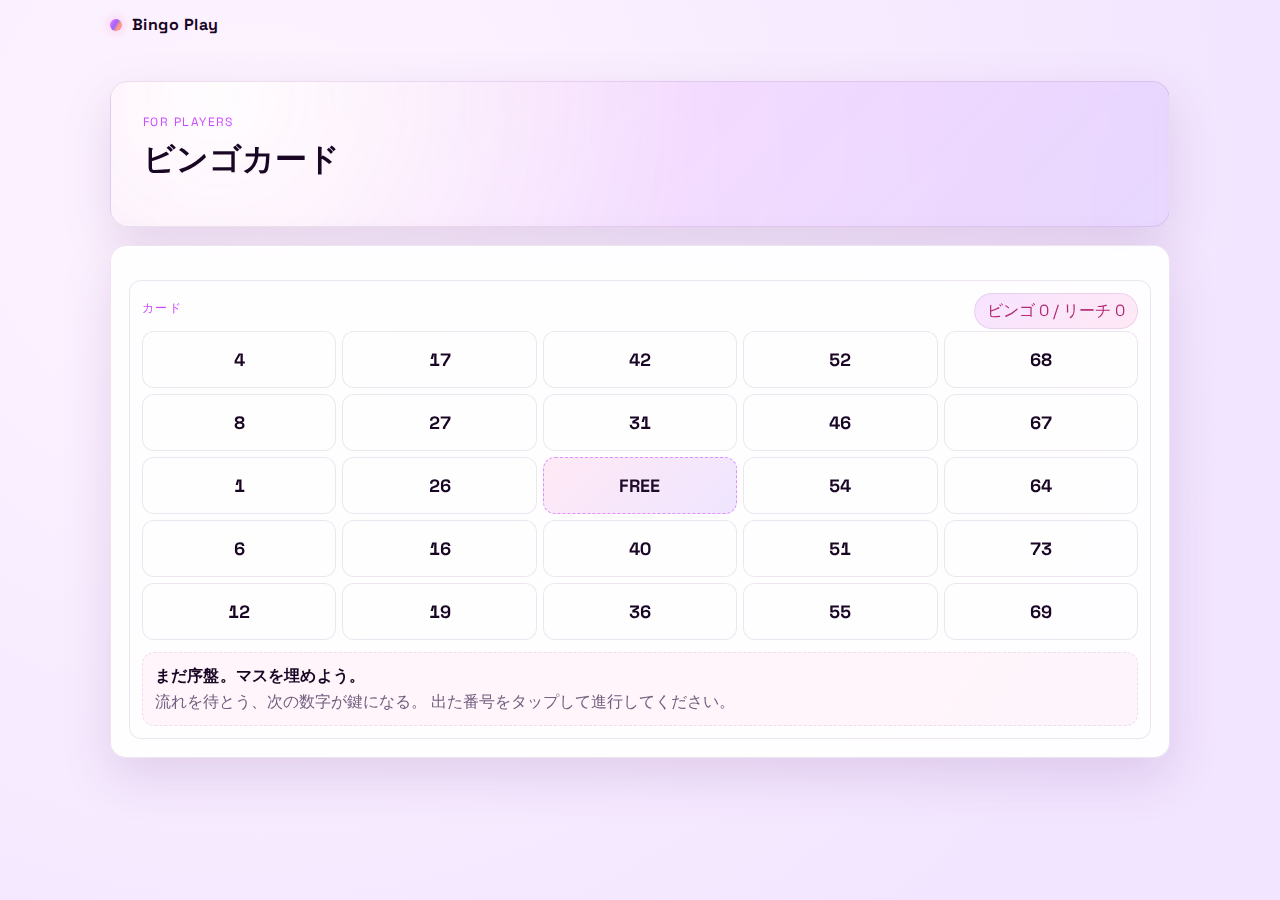
<file: index.html>
<!DOCTYPE html>
<html lang="ja">
<head>
  <meta charset="UTF-8">
  <meta name="viewport" content="width=device-width, initial-scale=1.0">
  <title>Bingo Control & Player</title>
  <link rel="stylesheet" href="styles.css">
</head>
<body>
  <header class="topbar">
    <div class="brand">
      <div class="brand__dot"></div>
      <span>Bingo Play</span>
    </div>
  </header>

  <main class="page">
    <section class="hero hero--solo">
      <div class="hero__content">
        <p class="eyebrow">For Players</p>
        <h1>ビンゴカード</h1>
      </div>
    </section>

    <article class="panel panel--single" id="playerPanel">


      <div class="board">
        <div class="board__header">
          <span class="eyebrow">カード</span>
          <span id="linesComplete" class="chip chip--soft">ビンゴ 0 / リーチ 0</span>
        </div>
        <div id="boardGrid" class="board__grid"></div>
        <div class="progress">
          <div id="progressHeadline" class="progress__headline">まだ序盤。次の数字に期待！</div>
          <p id="progressDetail" class="progress__detail">最短であと3マスでリーチ、5マスでビンゴ。</p>
        </div>
        <p id="boardHint" class="board__hint">中央はFREEで最初からチェック済みです。</p>
      </div>
    </article>
  </main>

  <script src="app.js"></script>
</body>
</html>
</file>
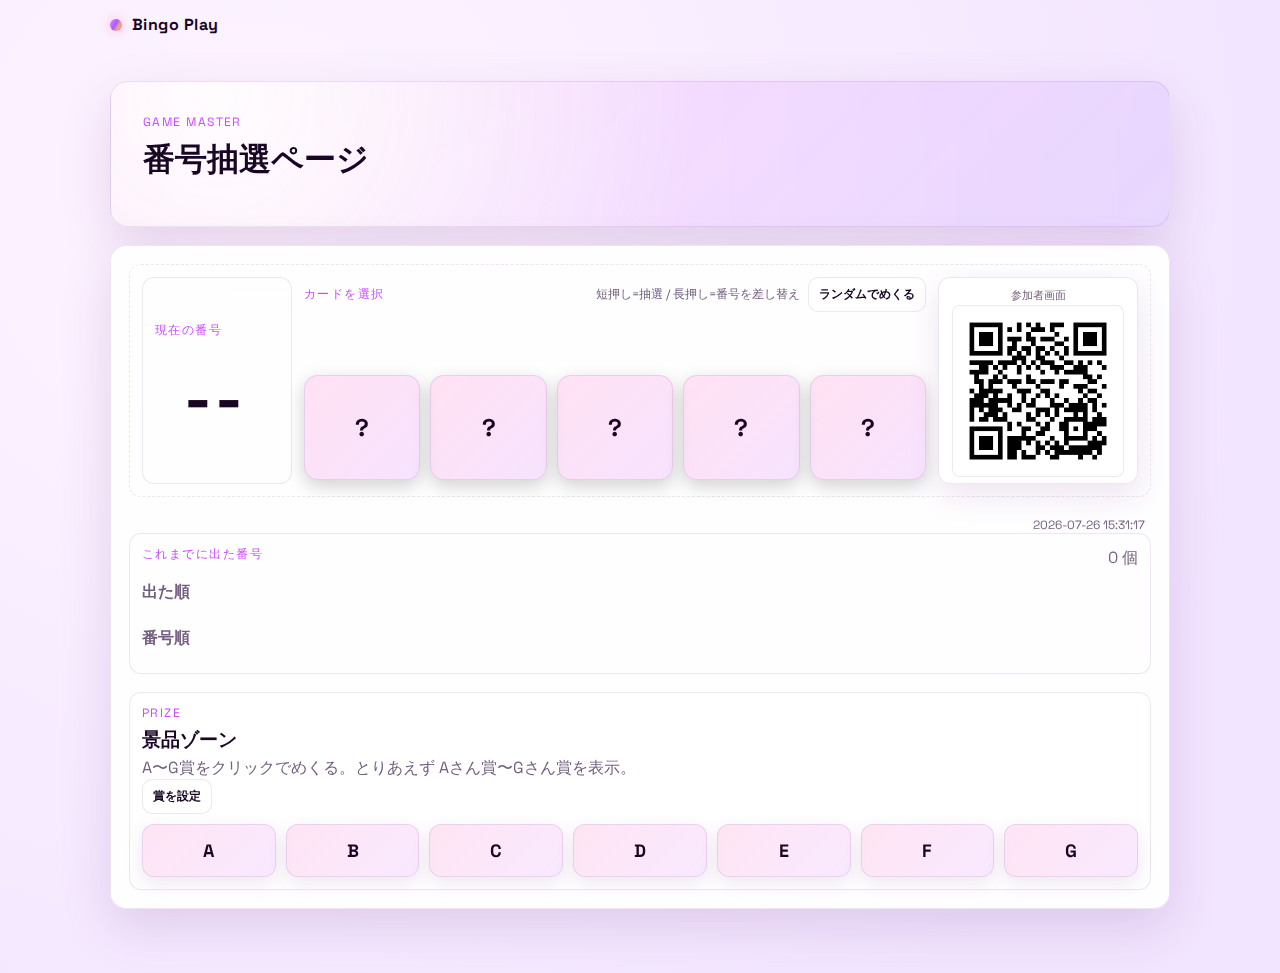
<file: host.html>
<!DOCTYPE html>
<html lang="ja">
<head>
  <meta charset="UTF-8">
  <meta name="viewport" content="width=device-width, initial-scale=1.0">
  <title>Bingo Host</title>
  <link rel="stylesheet" href="styles.css">
</head>
<body>
  <header class="topbar">
    <div class="brand">
      <div class="brand__dot"></div>
      <span>Bingo Play</span>
    </div>
  </header>

  <main class="page">
    <section class="hero hero--solo">
      <div class="hero__content">
        <p class="eyebrow">Game Master</p>
        <h1>番号抽選ページ</h1>
      </div>
    </section>

    <article class="panel panel--single" id="hostPanel">
      <div class="host__current">
        <div class="current-stack current-stack--side">
          <p class="eyebrow">現在の番号</p>
          <div id="currentNumber" class="current-number">--</div>
        </div>

        <div class="host__current-info">
          <div class="host__current-heading">
            <p class="eyebrow">カードを選択</p>
            <div class="host__heading-actions">
              <p class="hint hint--subtle">短押し=抽選 / 長押し=番号を差し替え</p>
              <button type="button" id="randomReveal" class="ghost host__random">ランダムでめくる</button>
            </div>
          </div>
          <div id="cardHand" class="card-hand card-hand--single">
            <button type="button" class="draw-card" data-card="0">
              <span class="card__inner">
                <span class="card__back">?</span>
                <span class="card__front card__number">--</span>
              </span>
            </button>
            <button type="button" class="draw-card" data-card="1">
              <span class="card__inner">
                <span class="card__back">?</span>
                <span class="card__front card__number">--</span>
              </span>
            </button>
            <button type="button" class="draw-card" data-card="2">
              <span class="card__inner">
                <span class="card__back">?</span>
                <span class="card__front card__number">--</span>
              </span>
            </button>
            <button type="button" class="draw-card" data-card="3">
              <span class="card__inner">
                <span class="card__back">?</span>
                <span class="card__front card__number">--</span>
              </span>
            </button>
            <button type="button" class="draw-card" data-card="4">
              <span class="card__inner">
                <span class="card__back">?</span>
                <span class="card__front card__number">--</span>
              </span>
            </button>
          </div>
        </div>

        <a class="host__qr-panel" href="index.html">
          <p class="hint hint--small">参加者画面</p>
          <img src="qr-participants.png" alt="参加者ページQRコード" />
        </a>
      </div>

      <div class="host__meta">
        <p id="hostTimestamp" class="host__timestamp"></p>
      </div>

      <div class="history">
        <div class="history__header">
          <p class="eyebrow">これまでに出た番号</p>
          <span id="historyCount" class="history__count">0 個</span>
        </div>
        <div class="history__columns history__columns--stacked">
          <div class="history__block">
            <p class="history__title">出た順</p>
            <div id="historyGridOrder" class="history__grid history__grid--projected"></div>
          </div>
          <div class="history__block">
            <p class="history__title">番号順</p>
            <div id="historyGridSorted" class="history__grid history__grid--projected"></div>
          </div>
        </div>
      </div>

      <div class="prize">
        <div class="prize__header">
          <div>
            <p class="eyebrow">Prize</p>
            <h3>景品ゾーン</h3>
            <p class="hint">A〜G賞をクリックでめくる。とりあえず Aさん賞〜Gさん賞を表示。</p>
          </div>
          <button type="button" id="openPrizeModal" class="ghost host__random">賞を設定</button>
        </div>
        <div class="prize__grid">
          <button class="prize-card" data-prize="A"><span class="prize__inner">A賞</span></button>
          <button class="prize-card" data-prize="B"><span class="prize__inner">B賞</span></button>
          <button class="prize-card" data-prize="C"><span class="prize__inner">C賞</span></button>
          <button class="prize-card" data-prize="D"><span class="prize__inner">D賞</span></button>
          <button class="prize-card" data-prize="E"><span class="prize__inner">E賞</span></button>
          <button class="prize-card" data-prize="F"><span class="prize__inner">F賞</span></button>
          <button class="prize-card" data-prize="G"><span class="prize__inner">G賞</span></button>
        </div>
      </div>
    </article>
  </main>

  <div id="prizeModal" class="modal hidden">
    <div class="modal__body">
      <div class="modal__header">
        <h4>賞の設定</h4>
        <button type="button" id="closePrizeModal" class="ghost modal__close">×</button>
      </div>
      <div class="modal__content">
        <label class="modal__label">
          リモート用にする先頭枚数 (0-7)
          <input type="number" id="remoteCountInput" min="0" max="7" value="0" />
        </label>
        <div class="modal__grid">
          <label> A賞: <input type="text" data-prize-input="A" value="Aさん賞" /> </label>
          <label> B賞: <input type="text" data-prize-input="B" value="Bさん賞" /> </label>
          <label> C賞: <input type="text" data-prize-input="C" value="Cさん賞" /> </label>
          <label> D賞: <input type="text" data-prize-input="D" value="Dさん賞" /> </label>
          <label> E賞: <input type="text" data-prize-input="E" value="Eさん賞" /> </label>
          <label> F賞: <input type="text" data-prize-input="F" value="Fさん賞" /> </label>
          <label> G賞: <input type="text" data-prize-input="G" value="Gさん賞" /> </label>
        </div>
      </div>
      <div class="modal__footer">
        <button type="button" id="savePrizeModal" class="primary">保存</button>
      </div>
    </div>
  </div>

  <script src="host.js"></script>
</body>
</html>
</file>
<file: styles.css>
@import url("https://fonts.googleapis.com/css2?family=Space+Grotesk:wght@400;600;700&display=swap");

:root {
  --bg: radial-gradient(circle at 20% 20%, #fef5ff, #f7ecff 45%, #f2e5ff 80%);
  --panel: rgba(255, 255, 255, 0.92);
  --panel-border: rgba(110, 60, 130, 0.12);
  --text: #190624;
  --muted: #735f7f;
  --accent: #c94cff;
  --accent-strong: #ff5c8d;
  --shadow: 0 18px 50px rgba(112, 50, 130, 0.16);
  --font: "Space Grotesk", "Hiragino Kaku Gothic ProN", "Yu Gothic", "Helvetica Neue", sans-serif;
  --rainbow: linear-gradient(120deg, #ff7cc5 0%, #d36bff 22%, #9b64ff 45%, #ff9d7f 68%, #ff7cc5 100%);
}

* {
  box-sizing: border-box;
}

body {
  margin: 0;
  background: var(--bg);
  color: var(--text);
  font-family: var(--font);
  min-height: 100vh;
}

.topbar {
  max-width: 1100px;
  margin: 0 auto;
  padding: 14px 20px;
  display: flex;
  align-items: center;
  justify-content: space-between;
}

.brand {
  display: inline-flex;
  align-items: center;
  gap: 10px;
  font-weight: 800;
  letter-spacing: 0.03em;
}

.brand__dot {
  width: 12px;
  height: 12px;
  border-radius: 50%;
  background: var(--rainbow);
  box-shadow: 0 0 12px rgba(255, 94, 167, 0.4);
}

.topbar__link {
  text-decoration: none;
  color: var(--text);
  border: 1px solid var(--panel-border);
  padding: 8px 12px;
  border-radius: 10px;
  background: rgba(255, 255, 255, 0.72);
  transition: background 0.2s ease, transform 0.1s ease, box-shadow 0.2s ease;
}

.topbar__link:hover {
  background: rgba(201, 76, 255, 0.12);
  box-shadow: 0 6px 20px rgba(201, 76, 255, 0.22);
}

.topbar__link:active {
  transform: translateY(1px);
}

.page {
  max-width: 1100px;
  margin: 0 auto;
  padding: 32px 20px 64px;
}

.hero {
  padding: 32px;
  background: radial-gradient(circle at 10% 10%, rgba(255, 255, 255, 0.92), rgba(255, 255, 255, 0) 50%),
    linear-gradient(135deg, rgba(255, 124, 197, 0.16), rgba(211, 107, 255, 0.14), rgba(155, 100, 255, 0.12));
  border: 1px solid var(--panel-border);
  border-radius: 18px;
  backdrop-filter: blur(4px);
  box-shadow: var(--shadow);
  position: relative;
  overflow: hidden;
}

.hero--solo {
  display: flex;
  justify-content: space-between;
  align-items: flex-start;
  gap: 16px;
}

.hero__qr {
  text-align: right;
  display: flex;
  flex-direction: column;
  align-items: center;
  gap: 2px;
  background: rgba(255, 255, 255, 0.6);
  border: 1px solid var(--panel-border);
  border-radius: 12px;
  padding: 6px 8px;
  box-shadow: 0 12px 30px rgba(112, 50, 130, 0.12);
  text-decoration: none;
  color: var(--text);
}

.hero__qr img {
  width: 140px;
  height: 140px;
  border-radius: 8px;
  border: 1px solid var(--panel-border);
  background: white;
}

.hint--small {
  font-size: 11px;
  margin: 0;
  color: var(--muted);
}

.host__qr-panel {
  text-decoration: none;
  color: var(--text);
  background: rgba(255, 255, 255, 0.7);
  border: 1px solid var(--panel-border);
  border-radius: 12px;
  padding: 6px 8px;
  display: flex;
  flex-direction: column;
  align-items: center;
  gap: 2px;
  box-shadow: 0 12px 30px rgba(112, 50, 130, 0.12);
}

.host__qr-panel img {
  width: 172px;
  height: 172px;
  border-radius: 8px;
  border: 1px solid var(--panel-border);
  background: white;
}

.host__meta {
  display: flex;
  justify-content: flex-end;
  padding: 4px 6px 0 6px;
}

.host__timestamp {
  margin: 0;
  font-size: 12px;
  color: var(--muted);
  text-align: right;
}

.prize {
  margin-top: 18px;
  background: rgba(255, 255, 255, 0.6);
  border: 1px solid var(--panel-border);
  border-radius: 12px;
  padding: 12px;
}

.prize__header h3 {
  margin: 4px 0 4px;
}

.prize__actions {
  display: flex;
  align-items: center;
  margin-left: auto;
}

.prize__actions .prize__settings {
  min-width: 120px;
}

.prize__grid {
  display: grid;
  grid-template-columns: repeat(auto-fit, minmax(120px, 1fr));
  gap: 10px;
  margin-top: 10px;
}

.prize-card {
  border: 1px solid var(--panel-border);
  background: linear-gradient(135deg, rgba(255, 124, 197, 0.2), rgba(211, 107, 255, 0.15));
  border-radius: 12px;
  padding: 14px 12px;
  font-weight: 800;
  font-size: 18px;
  cursor: pointer;
  color: var(--text);
  box-shadow: 0 6px 18px rgba(112, 50, 130, 0.12);
  transition: transform 0.08s ease, box-shadow 0.2s ease, background 0.2s ease;
}

.prize-card:active {
  transform: translateY(1px);
}

.prize-card.revealed {
  background: linear-gradient(135deg, rgba(255, 255, 255, 0.92), rgba(211, 107, 255, 0.38));
  box-shadow: 0 6px 18px rgba(112, 50, 130, 0.28), 0 0 0 2px rgba(211, 107, 255, 0.4);
  color: #220622;
  font-size: 16px;
  transform: translateY(-2px);
}

.prize-card.prize-card--remote {
  border: 1px solid rgba(255, 124, 197, 0.7);
  background: linear-gradient(135deg, rgba(255, 124, 197, 0.3), rgba(155, 100, 255, 0.2));
}

.prize-card.prize-card--hidden {
  display: none;
}

.modal {
  position: fixed;
  inset: 0;
  background: rgba(10, 2, 20, 0.45);
  display: flex;
  align-items: center;
  justify-content: center;
  z-index: 1000;
  backdrop-filter: blur(2px);
}

.modal.hidden {
  display: none;
}

.modal__body {
  background: rgba(255, 255, 255, 0.9);
  border-radius: 14px;
  padding: 16px;
  width: min(520px, 90vw);
  box-shadow: 0 18px 48px rgba(112, 50, 130, 0.2);
  border: 1px solid var(--panel-border);
  display: flex;
  flex-direction: column;
  gap: 12px;
}

.modal__header {
  display: flex;
  justify-content: space-between;
  align-items: center;
  gap: 8px;
}

.modal__content {
  display: flex;
  flex-direction: column;
  gap: 10px;
}

.modal__grid {
  display: grid;
  grid-template-columns: repeat(auto-fit, minmax(200px, 1fr));
  gap: 8px;
}

.modal__grid--controls {
  grid-template-columns: repeat(auto-fit, minmax(240px, 1fr));
}

.modal__label {
  display: flex;
  flex-direction: column;
  gap: 4px;
  font-size: 14px;
  color: var(--text);
}

.modal__label input,
.modal__grid input {
  width: 100%;
  padding: 8px 10px;
  border-radius: 10px;
  border: 1px solid var(--panel-border);
  background: rgba(255, 255, 255, 0.75);
  font-size: 14px;
}

.modal__footer {
  display: flex;
  justify-content: flex-end;
}

.modal__close {
  padding: 8px 10px;
}

.modal__textblock {
  display: flex;
  flex-direction: column;
  gap: 8px;
}

.modal__textblock textarea {
  width: 100%;
  min-height: 120px;
  padding: 10px;
  border-radius: 10px;
  border: 1px solid var(--panel-border);
  background: rgba(255, 255, 255, 0.75);
  font-family: "Space Grotesk", "Hiragino Kaku Gothic ProN", "Yu Gothic", sans-serif;
  resize: vertical;
}

.modal__textactions {
  display: flex;
  gap: 8px;
  justify-content: flex-end;
}
.hero__content h1 {
  margin: 8px 0 12px;
  font-size: 32px;
}

.lede {
  margin: 0 0 18px;
  color: var(--muted);
}

.hero__actions {
  display: flex;
  gap: 12px;
  flex-wrap: wrap;
}

.eyebrow {
  letter-spacing: 0.12em;
  text-transform: uppercase;
  font-size: 12px;
  color: var(--accent);
  margin: 0 0 6px;
}

.hint {
  color: var(--muted);
  margin: 4px 0 0;
}

.panels {
  margin-top: 28px;
  display: grid;
  grid-template-columns: repeat(auto-fit, minmax(320px, 1fr));
  gap: 18px;
}

.panel {
  background: var(--panel);
  border: 1px solid var(--panel-border);
  border-radius: 16px;
  padding: 18px;
  box-shadow: var(--shadow);
  position: relative;
  overflow: hidden;
}

.panel--single {
  margin-top: 18px;
}

.panel__header {
  display: flex;
  justify-content: space-between;
  gap: 12px;
  align-items: flex-start;
  border-bottom: 1px solid var(--panel-border);
  padding-bottom: 12px;
}

.chip {
  border-radius: 999px;
  padding: 6px 12px;
  border: 1px solid var(--panel-border);
  color: var(--text);
  background: linear-gradient(135deg, rgba(255, 124, 197, 0.22), rgba(211, 107, 255, 0.18), rgba(155, 100, 255, 0.12));
}

.chip--soft {
  background: linear-gradient(135deg, rgba(211, 107, 255, 0.18), rgba(255, 124, 197, 0.16));
  color: #b22b75;
}

button {
  font-family: var(--font);
  border: 0;
  cursor: pointer;
  border-radius: 12px;
  padding: 12px 16px;
  font-weight: 700;
  color: #0d1117;
  transition: transform 0.08s ease, box-shadow 0.2s ease;
}

button:active {
  transform: translateY(1px);
}

button.primary {
  background: var(--rainbow);
  color: #0d1117;
  box-shadow: 0 8px 20px rgba(95, 109, 251, 0.2);
}

button.ghost {
  background: rgba(255, 255, 255, 0.65);
  color: var(--text);
  border: 1px solid var(--panel-border);
}

.host__controls {
  display: flex;
  gap: 10px;
  flex-wrap: wrap;
  margin: 16px 0 12px;
}

.host__current {
  background: rgba(255, 255, 255, 0.04);
  border: 1px dashed var(--panel-border);
  border-radius: 12px;
  padding: 12px;
  margin-bottom: 16px;
  display: grid;
  grid-template-columns: 150px minmax(0, 1fr) 200px;
  gap: 12px;
  align-items: stretch;
}

.current-number {
  font-size: 64px;
  margin: 0;
  font-weight: 800;
  letter-spacing: 0.04em;
  min-width: 120px;
  text-align: center;
  transition: transform 0.3s ease, text-shadow 0.3s ease, opacity 0.3s ease;
  display: inline-block;
  position: relative;
  z-index: 2;
}

.roller-track {
  position: absolute;
  inset: 0;
  display: flex;
  gap: 32px;
  align-items: center;
  justify-content: flex-start;
  font-size: 48px;
  opacity: 0.7;
  z-index: 1;
}

.roller-track span {
  min-width: 80px;
  text-align: center;
  color: var(--text);
}

.roller-track.animate {
  animation: marquee 0.9s linear infinite;
}

.current-number.rolling {
  animation: roll-horiz 0.4s linear infinite;
  opacity: 0.9;
}

.current-number.reveal {
  animation: reveal-pop 0.5s ease;
}

.host__current-info {
  display: flex;
  flex-direction: column;
  gap: 12px;
  width: 100%;
}

.host__current-heading {
  display: flex;
  justify-content: space-between;
  align-items: center;
  gap: 10px;
}

.hint--subtle {
  margin: 0;
  color: var(--muted);
  font-size: 12px;
}

.host__heading-actions {
  display: flex;
  align-items: center;
  gap: 8px;
}

.host__random {
  padding: 8px 10px;
  font-size: 12px;
  border-radius: 10px;
}

.card-hand {
  display: grid;
  grid-template-columns: repeat(auto-fit, minmax(120px, 1fr));
  gap: 12px;
  min-height: 100%;
}

.card-hand--single {
  grid-template-columns: repeat(5, minmax(110px, 1fr));
  column-gap: 10px;
}

.draw-card {
  background: transparent;
  border: none;
  padding: 0;
  cursor: pointer;
  perspective: 900px;
}

.draw-card.card--inactive {
  cursor: not-allowed;
  opacity: 0.4;
}

.draw-card.card--inactive .card__inner {
  box-shadow: none;
}

.card__inner {
  display: block;
  position: relative;
  width: 100%;
  padding-top: 90%;
  transform-style: preserve-3d;
  transition: transform 0.45s ease, box-shadow 0.3s ease;
  border-radius: 14px;
  box-shadow: 0 6px 18px rgba(0, 0, 0, 0.18);
}

.draw-card:focus-visible .card__inner {
  outline: 2px solid var(--accent);
  outline-offset: 4px;
}

.card__back,
.card__front {
  position: absolute;
  inset: 0;
  backface-visibility: hidden;
  border-radius: 14px;
  display: grid;
  place-items: center;
  font-weight: 800;
  font-size: 24px;
}

.card__back {
  background: linear-gradient(135deg, rgba(255, 124, 197, 0.22), rgba(211, 107, 255, 0.18));
  border: 1px solid var(--panel-border);
  color: var(--text);
}

.card__front {
  background: rgba(255, 124, 197, 0.22);
  border: 1px solid rgba(211, 107, 255, 0.6);
  color: var(--text);
  transform: rotateY(180deg);
}

.draw-card.revealed .card__inner {
  transform: rotateY(180deg);
}

.card__number {
  font-size: 28px;
}

.current-stack {
  display: flex;
  align-items: center;
  gap: 12px;
}

.current-stack .remaining {
  margin: 0;
}

.current-stack--side {
  flex-direction: column;
  align-items: flex-start;
  justify-content: center;
  padding: 12px;
  border: 1px solid var(--panel-border);
  border-radius: 12px;
  background: rgba(255, 255, 255, 0.03);
  min-height: 100%;
}

.host__current-info .eyebrow {
  margin: 0;
}

.remaining {
  margin: 4px 0 0;
  color: var(--muted);
}

.history {
  background: rgba(255, 255, 255, 0.02);
  border-radius: 12px;
  padding: 12px;
  border: 1px solid var(--panel-border);
}

.history__header {
  display: flex;
  justify-content: space-between;
  align-items: center;
}

.history__count {
  color: var(--muted);
}

.history__columns {
  display: grid;
  grid-template-columns: repeat(auto-fit, minmax(240px, 1fr));
  gap: 12px;
  margin-top: 12px;
}

.history__columns--stacked {
  grid-template-columns: 1fr;
}

.history__title {
  margin: 0 0 6px;
  color: var(--muted);
  font-weight: 700;
}

.history__grid {
  display: grid;
  grid-template-columns: repeat(auto-fit, minmax(40px, 1fr));
  gap: 8px;
  margin-top: 12px;
}

.history__grid--projected {
  grid-template-columns: repeat(auto-fit, minmax(64px, 1fr));
  justify-items: stretch;
  align-items: center;
}

.history__grid--projected .history__item {
  font-size: 20px;
  padding: 14px 0;
}

.history__item {
  text-align: center;
  padding: 10px 0;
  border-radius: 10px;
  background: rgba(255, 255, 255, 0.04);
  border: 1px solid var(--panel-border);
  color: var(--text);
  font-weight: 700;
  font-size: 16px;
  letter-spacing: 0.03em;
}

.history__item--latest {
  background: rgba(255, 124, 197, 0.2);
  border-color: rgba(211, 107, 255, 0.6);
  color: #1f0b2c;
}

.board {
  margin-top: 16px;
  background: rgba(255, 255, 255, 0.02);
  border-radius: 12px;
  padding: 12px;
  border: 1px solid var(--panel-border);
}

.board__header {
  display: flex;
  justify-content: space-between;
  align-items: center;
  margin-bottom: 2px;
}

.board__grid {
  display: grid;
  grid-template-columns: repeat(5, 1fr);
  gap: 6px;
}

.board__cell {
  position: relative;
  text-align: center;
  padding: 16px 0;
  border-radius: 12px;
  background: rgba(255, 255, 255, 0.05);
  border: 1px solid var(--panel-border);
  font-weight: 800;
  font-size: 18px;
  color: var(--text);
  user-select: none;
  transition: transform 0.08s ease, background 0.2s ease, border-color 0.2s ease;
  font-feature-settings: "tnum" 1;
}

.board__cell:hover {
  transform: translateY(-1px);
}

.board__cell.checked {
  background: rgba(255, 124, 197, 0.25);
  border-color: rgba(211, 107, 255, 0.7);
  color: #1f0b2c;
}

.board__cell.reach {
  background: linear-gradient(135deg, rgba(255, 124, 197, 0.12), rgba(155, 100, 255, 0.12));
  border-color: rgba(211, 107, 255, 0.7);
  animation: blink 1.6s ease-in-out infinite;
  box-shadow: 0 0 0 3px rgba(211, 107, 255, 0.16);
}

.board__cell.free {
  background: linear-gradient(135deg, rgba(255, 124, 197, 0.16), rgba(155, 100, 255, 0.16));
  border-style: dashed;
}

.board__hint {
  color: var(--muted);
  margin: 6px 0 0;
}

.board__footer {
  display: flex;
  justify-content: space-between;
  align-items: baseline;
  gap: 8px;
  margin-top: 6px;
}

.board__timestamp {
  margin: 0;
  color: var(--muted);
  font-size: 12px;
  text-align: right;
}

.progress {
  margin-top: 12px;
  padding: 12px;
  border-radius: 12px;
  border: 1px dashed var(--panel-border);
  background: rgba(255, 124, 197, 0.07);
}

.progress__headline {
  font-weight: 800;
  margin: 0 0 4px;
  letter-spacing: 0.01em;
}

.progress__detail {
  margin: 0;
  color: var(--muted);
}

.progress__headline.pulse {
  animation: pulse 1.4s ease-in-out infinite;
}

.progress__headline.burst {
  animation: burst 0.9s ease-in-out 1;
}

.bingo-overlay {
  position: fixed;
  inset: 0;
  display: flex;
  align-items: center;
  justify-content: center;
  background:
    radial-gradient(circle at 20% 20%, rgba(255, 124, 197, 0.25), transparent 40%),
    radial-gradient(circle at 80% 30%, rgba(155, 100, 255, 0.25), transparent 45%),
    radial-gradient(circle at 50% 70%, rgba(255, 157, 127, 0.25), transparent 45%),
    rgba(10, 2, 20, 0.6);
  color: #fff;
  font-size: clamp(48px, 10vw, 120px);
  font-weight: 800;
  letter-spacing: 0.08em;
  z-index: 999;
  backdrop-filter: blur(4px);
  animation: overlay-pop 0.4s ease;
  text-shadow:
    0 0 24px rgba(255, 124, 197, 0.8),
    0 0 12px rgba(155, 100, 255, 0.8);
  overflow: hidden;
}

.bingo-overlay.hidden {
  display: none;
}

@keyframes pulse {
  0% { text-shadow: 0 0 6px rgba(255, 124, 197, 0.6); }
  50% { text-shadow: 0 0 16px rgba(211, 107, 255, 0.9); }
  100% { text-shadow: 0 0 6px rgba(255, 124, 197, 0.6); }
}

@keyframes burst {
  0% { transform: scale(1); text-shadow: 0 0 10px rgba(255, 255, 255, 0.6); }
  40% { transform: scale(1.12); text-shadow: 0 0 20px rgba(211, 107, 255, 1); }
  100% { transform: scale(1); text-shadow: 0 0 6px rgba(255, 124, 197, 0.6); }
}

@keyframes blink {
  0%, 100% { opacity: 1; }
  50% { opacity: 0.4; }
}

@keyframes overlay-pop {
  0% { opacity: 0; transform: scale(0.95); }
  100% { opacity: 1; transform: scale(1); }
}

.bingo-overlay::before {
  content: "✨";
  position: absolute;
  font-size: clamp(32px, 8vw, 64px);
  top: 16%;
  left: 18%;
  color: rgba(255, 255, 255, 0.8);
  animation: sparkle 1.5s ease-in-out infinite;
}

.bingo-overlay::after {
  content: "🎉";
  position: absolute;
  font-size: clamp(32px, 8vw, 64px);
  bottom: 14%;
  right: 14%;
  animation: sparkle 1.8s ease-in-out infinite reverse;
}

@keyframes sparkle {
  0%, 100% { transform: scale(1) rotate(0deg); opacity: 0.9; }
  50% { transform: scale(1.15) rotate(8deg); opacity: 1; }
}
.hero + .panels {
  margin-top: 24px;
}

@media (max-width: 720px) {
  .hero__content h1 {
    font-size: 26px;
  }

  .panel__header {
    flex-direction: column;
  }

  .current-number {
    font-size: 38px;
  }

  .history__grid--projected {
    grid-template-columns: repeat(12, minmax(52px, 1fr));
  }

  .host__current {
    grid-template-columns: 1fr;
  }

  .current-stack--side {
    flex-direction: row;
    justify-content: flex-start;
    gap: 8px;
    min-height: auto;
  }

  .hero--solo {
    flex-direction: column;
    align-items: flex-start;
  }

  .hero__qr {
    align-items: flex-start;
    text-align: left;
  }
}

@media (max-width: 420px) {
  .page {
    padding: 24px 14px 48px;
  }

  .hero__content h1 {
    font-size: 24px;
  }

  .board__cell {
    padding: 12px 0;
    font-size: 15px;
  }

  .history__grid--projected {
    grid-template-columns: repeat(8, minmax(48px, 1fr));
  }
}

@keyframes roll-horiz {
  0% { transform: translateX(120%); opacity: 0.8; }
  50% { transform: translateX(0%); opacity: 1; }
  100% { transform: translateX(-120%); opacity: 0.8; }
}

@keyframes reveal-pop {
  0% { transform: scale(1.1); text-shadow: 0 0 6px rgba(255, 124, 197, 0.8); }
  70% { transform: scale(1); text-shadow: 0 0 12px rgba(211, 107, 255, 0.9); }
  100% { transform: scale(1); text-shadow: 0 0 6px rgba(255, 124, 197, 0.6); }
}
</file>
